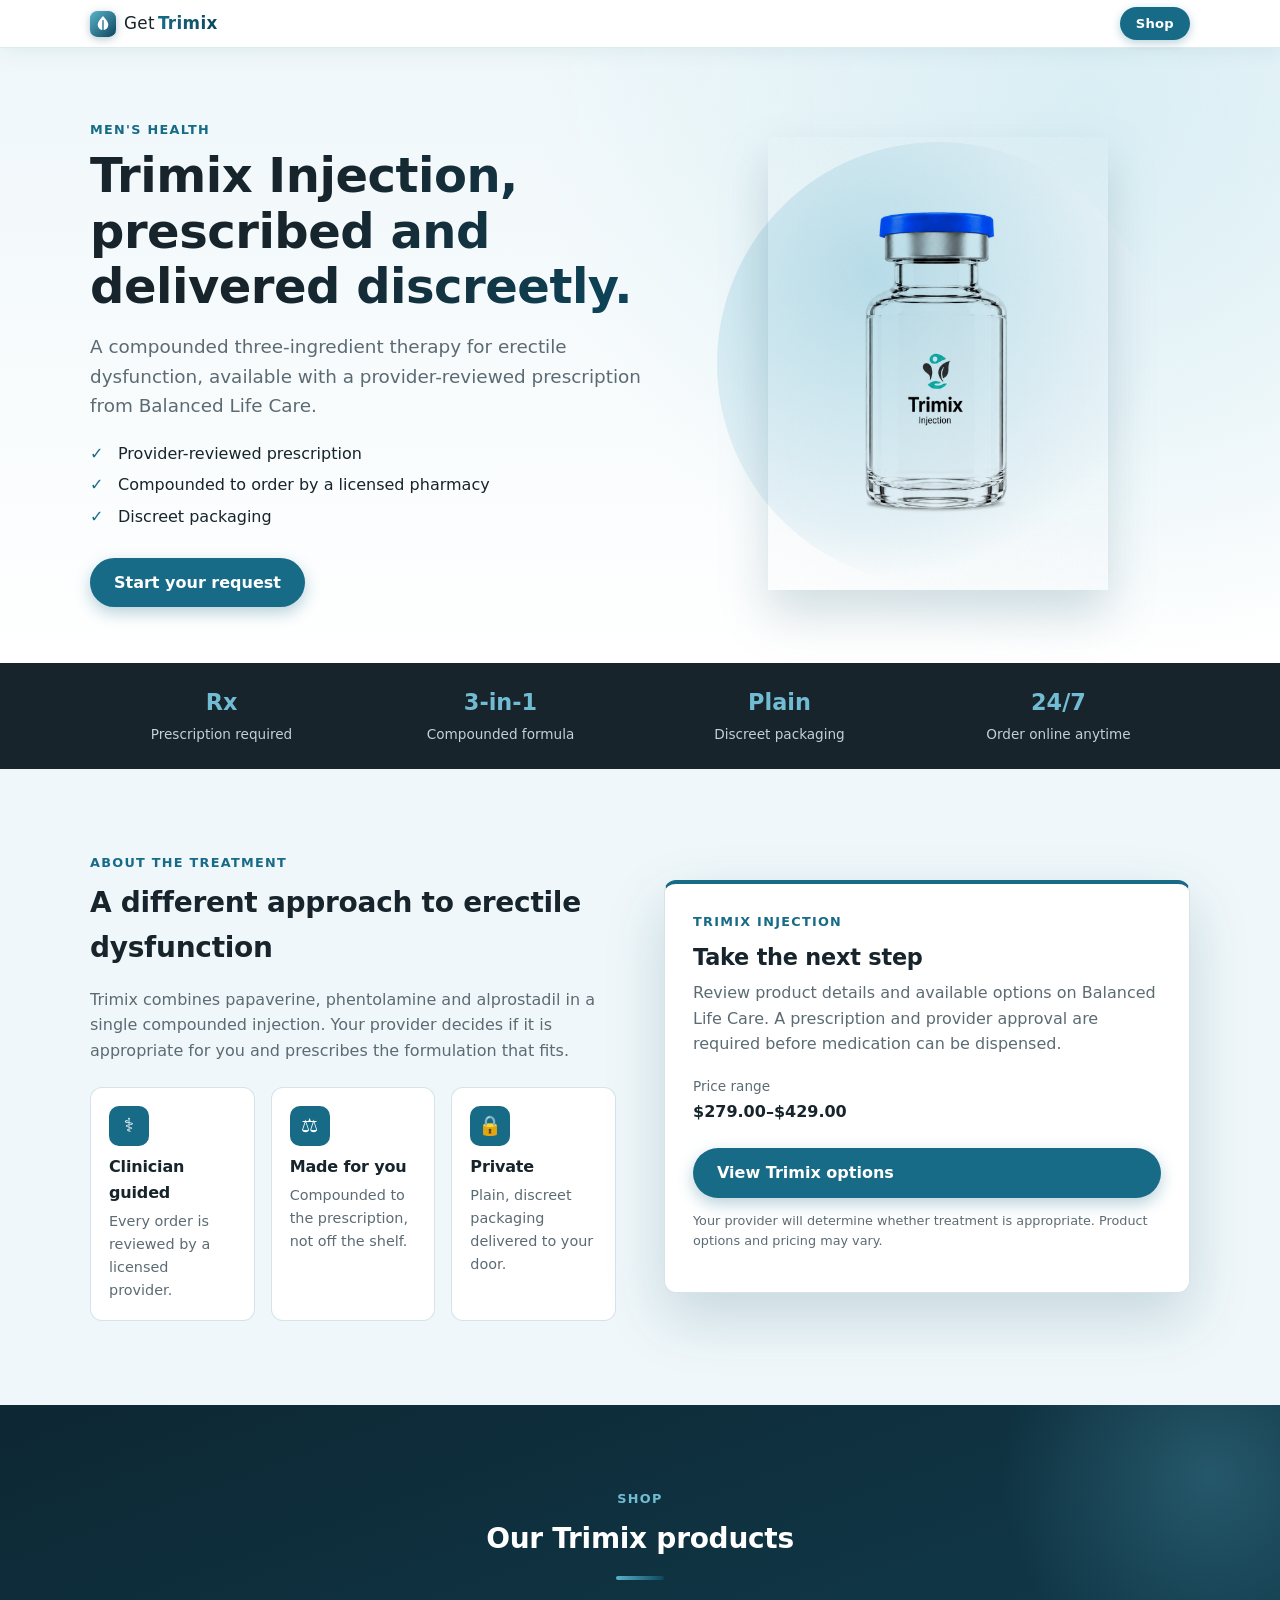
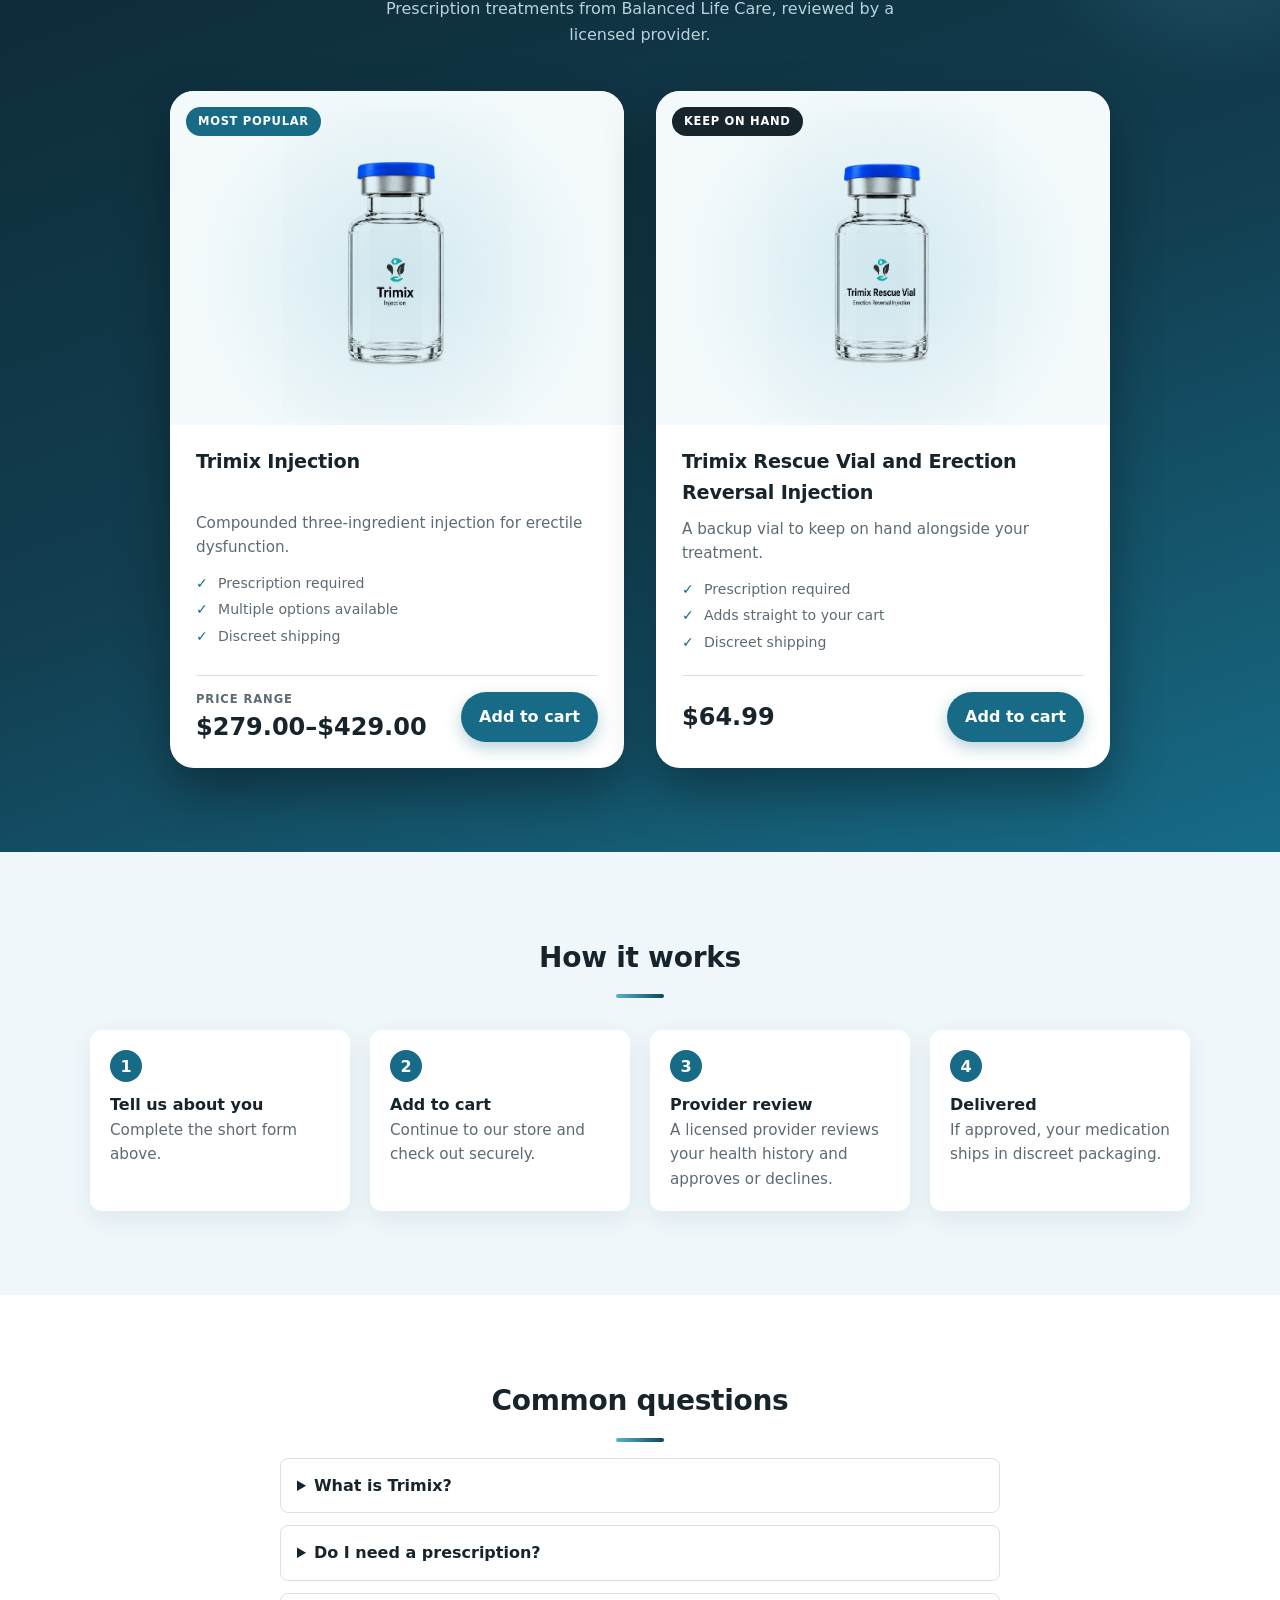
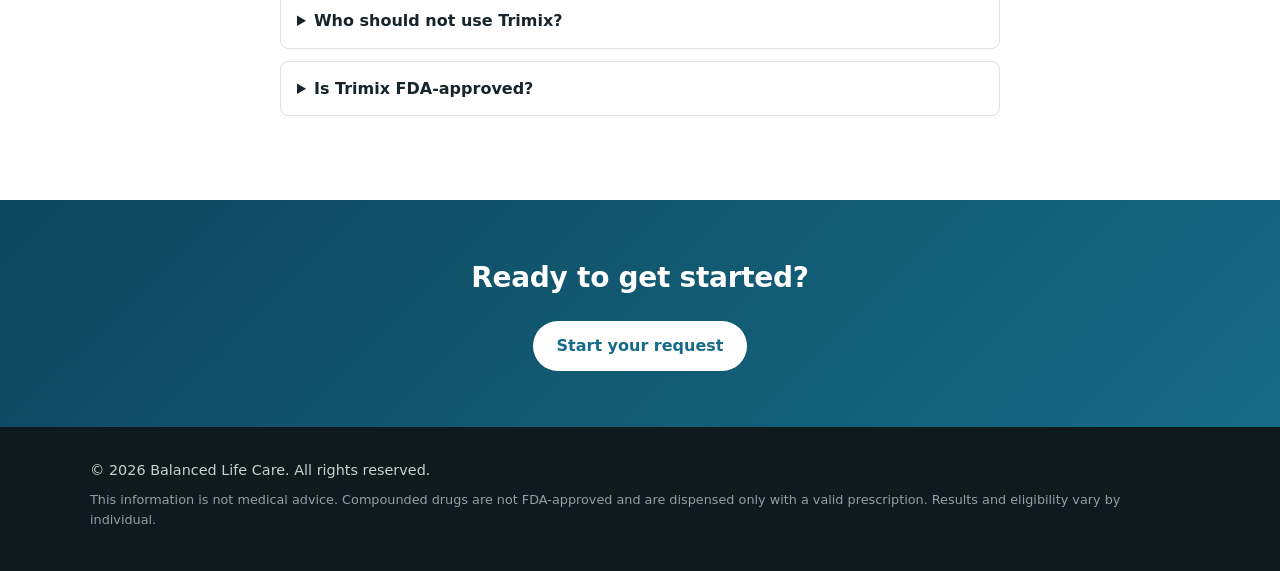
<file: index.html>
<!DOCTYPE html>
<html lang="en">
<head>
  <meta charset="UTF-8">
  <meta name="viewport" content="width=device-width, initial-scale=1">
  <title>Get Trimix | Trimix Injection</title>
  <meta name="description" content="Prescription Trimix injection from Balanced Life Care. Start your request online, then continue to checkout.">
  <link rel="stylesheet" href="assets/trimix/css/style.css">
  <link rel="icon" type="image/svg+xml" href="assets/trimix/img/fav-icon.svg">
  <!-- Google tag (gtag.js) -->
<script async src="https://www.googletagmanager.com/gtag/js?id=G-DZF03MVBHT"></script>
<script>
  window.dataLayer = window.dataLayer || [];
  function gtag(){dataLayer.push(arguments);}
  gtag('js', new Date());

  gtag('config', 'G-DZF03MVBHT');
</script>
</head>
<body>
  <header class="site-header">
    <div class="container header-inner">
      <a class="brand" href="trimix.html" aria-label="Get Trimix home">
        <svg class="brand-mark" viewBox="0 0 32 32" width="26" height="26" aria-hidden="true">
  <defs>
    <linearGradient id="bg" x1="0" y1="0" x2="1" y2="1">
      <stop offset="0" stop-color="#5BB2CC"/>
      <stop offset="1" stop-color="#0D465C"/>
    </linearGradient>
  </defs>
  <rect width="32" height="32" rx="9" fill="url(#bg)"/>
  <path d="M16 6c4.5 5 6.5 8 6.5 11a6.5 6.5 0 0 1-13 0c0-3 2-6 6.5-11z" fill="#fff"/>
  <path d="M16 12v11" stroke="#176B87" stroke-width="1.6" stroke-linecap="round"/>
  </svg>
        <span class="brand-text">Get<b>Trimix</b></span>
      </a>
      <a class="btn btn-small btn-pill" href="https://balancedlife-care.com/product/trimix-injection/">Shop</a>
    </div>
  </header>

  <main>
    <section class="hero">
      <div class="container hero-inner">
        <div class="hero-copy">
          <p class="eyebrow">Men's Health</p>
          <h1>Trimix Injection, prescribed and delivered discreetly.</h1>
          <p class="lead">A compounded three-ingredient therapy for erectile dysfunction, available with a provider-reviewed prescription from Balanced Life Care.</p>
          <ul class="checks">
            <li>Provider-reviewed prescription</li>
            <li>Compounded to order by a licensed pharmacy</li>
            <li>Discreet packaging</li>
          </ul>
          <a class="btn" href="https://balancedlife-care.com/product/trimix-injection/">Start your request</a>
        </div>

        <div class="hero-media">
          <div class="hero-glow"></div>
          <img src="assets/trimix/img/trimix-injection.png" alt="Vial of Trimix Injection by Balanced Life Care" width="1086" height="1448" fetchpriority="high">
        </div>
      </div>
    </section>


    <section class="trust">
      <div class="container trust-inner">
        <div><strong>Rx</strong><span>Prescription required</span></div>
        <div><strong>3-in-1</strong><span>Compounded formula</span></div>
        <div><strong>Plain</strong><span>Discreet packaging</span></div>
        <div><strong>24/7</strong><span>Order online anytime</span></div>
      </div>
    </section>

    <section class="section alt" id="treatment">
      <div class="container about" id="about">
        <div>
          <p class="eyebrow">About the treatment</p>
          <h2>A different approach to erectile dysfunction</h2>
          <p class="muted">Trimix combines papaverine, phentolamine and alprostadil in a single compounded injection. Your provider decides if it is appropriate for you and prescribes the formulation that fits.</p>
          <div class="features">
            <div class="feature"><span class="icon">&#9877;</span><h3>Clinician guided</h3><p>Every order is reviewed by a licensed provider.</p></div>
            <div class="feature"><span class="icon">&#9878;</span><h3>Made for you</h3><p>Compounded to the prescription, not off the shelf.</p></div>
            <div class="feature"><span class="icon">&#128274;</span><h3>Private</h3><p>Plain, discreet packaging delivered to your door.</p></div>
          </div>
        </div>
        <article class="card form">
          <p class="eyebrow">Trimix Injection</p>
          <h2 id="start">Take the next step</h2>
          <p class="muted">Review product details and available options on Balanced Life Care. A prescription and provider approval are required before medication can be dispensed.</p>
          <p class="price"><span>Price range</span><br><strong>$279.00–$429.00</strong></p>
          <a class="btn btn-block" href="https://balancedlife-care.com/product/trimix-injection/">View Trimix options</a>
          <p class="fineprint">Your provider will determine whether treatment is appropriate. Product options and pricing may vary.</p>
        </article>
      </div>
    </section>

    <section class="section products" id="products">
      <div class="container">
        <p class="eyebrow center">Shop</p>
        <h2 class="center">Our Trimix products</h2>
        <p class="section-sub center">Prescription treatments from Balanced Life Care, reviewed by a licensed provider.</p>
        <div class="product-grid">
          <article class="product">
            <span class="tag">Most popular</span>
            <div class="product-img"><img src="assets/trimix/img/trimix-injection.png" alt="Trimix Injection vial" loading="lazy" width="1086" height="1448"></div>
            <div class="product-body">
              <h3>Trimix Injection</h3>
              <p>Compounded three-ingredient injection for erectile dysfunction.</p>
              <ul class="mini-list"><li>Prescription required</li><li>Multiple options available</li><li>Discreet shipping</li></ul>
              <div class="buy">
                <p class="price"><span>Price range</span> $279.00–$429.00</p>
                <a class="btn" href="https://balancedlife-care.com/product/trimix-injection/">Add to cart</a>
              </div>
            </div>
          </article>
          <article class="product">
            <span class="tag tag-alt">Keep on hand</span>
            <div class="product-img"><img src="assets/trimix/img/trimix-rescue-vial.png" alt="Trimix Rescue Vial and Erection Reversal Injection vial" loading="lazy" width="1086" height="1448"></div>
            <div class="product-body">
              <h3>Trimix Rescue Vial and Erection Reversal Injection</h3>
              <p>A backup vial to keep on hand alongside your treatment.</p>
              <ul class="mini-list"><li>Prescription required</li><li>Adds straight to your cart</li><li>Discreet shipping</li></ul>
              <div class="buy">
                <p class="price">$64.99</p>
                <a class="btn" href="https://balancedlife-care.com/product/trimix-injection/">Add to cart</a>
              </div>
            </div>
          </article>
        </div>
      </div>
    </section>

    <section class="section alt">
      <div class="container">
        <h2 class="center">How it works</h2>
        <ol class="steps">
          <li><strong>Tell us about you</strong><span>Complete the short form above.</span></li>
          <li><strong>Add to cart</strong><span>Continue to our store and check out securely.</span></li>
          <li><strong>Provider review</strong><span>A licensed provider reviews your health history and approves or declines.</span></li>
          <li><strong>Delivered</strong><span>If approved, your medication ships in discreet packaging.</span></li>
        </ol>
      </div>
    </section>

    <section class="section">
      <div class="container narrow">
        <h2 class="center">Common questions</h2>
        <details><summary>What is Trimix?</summary><p>Trimix is a compounded injectable combining three medications (papaverine, phentolamine and alprostadil) used to treat erectile dysfunction.</p></details>
        <details><summary>Do I need a prescription?</summary><p>Yes. A licensed provider must review your information and approve treatment before anything is dispensed.</p></details>
        <details><summary>Who should not use Trimix?</summary><p>Trimix is not right for everyone. Your provider will review your history, current medications and conditions to determine whether it is safe for you.</p></details>
        <details><summary>Is Trimix FDA-approved?</summary><p>Compounded medications are not FDA-approved. They are prepared by a licensed pharmacy based on a prescription.</p></details>
      </div>
    </section>

    <section class="cta">
      <div class="container center">
        <h2>Ready to get started?</h2>
        <a class="btn btn-light" href="https://balancedlife-care.com/product/trimix-injection/">Start your request</a>
      </div>
    </section>
  </main>

  <footer class="site-footer">
    <div class="container">
      <p>&copy; <span id="year"></span> Balanced Life Care. All rights reserved.</p>
      <p class="fineprint">This information is not medical advice. Compounded drugs are not FDA-approved and are dispensed only with a valid prescription. Results and eligibility vary by individual.</p>
    </div>
  </footer>

  <script>document.getElementById('year').textContent = new Date().getFullYear();</script>
</body>
</html>
</file>
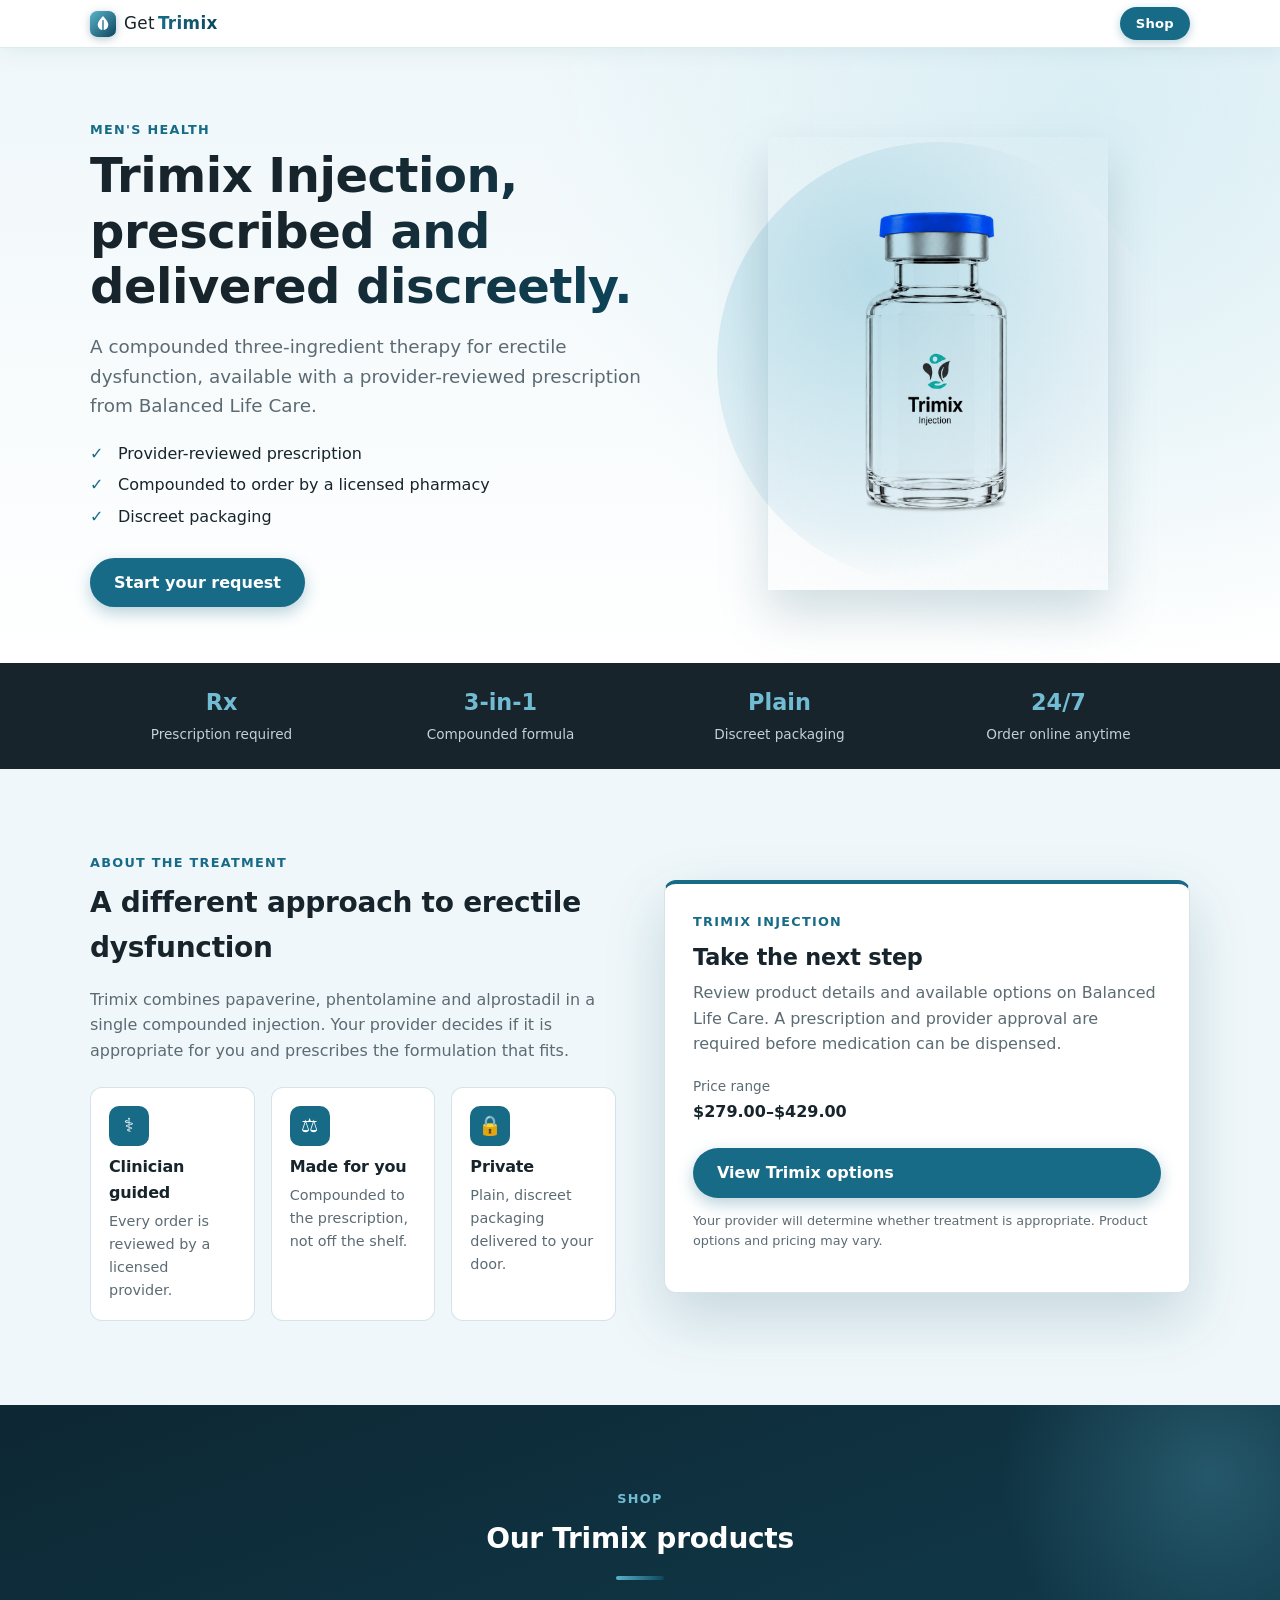
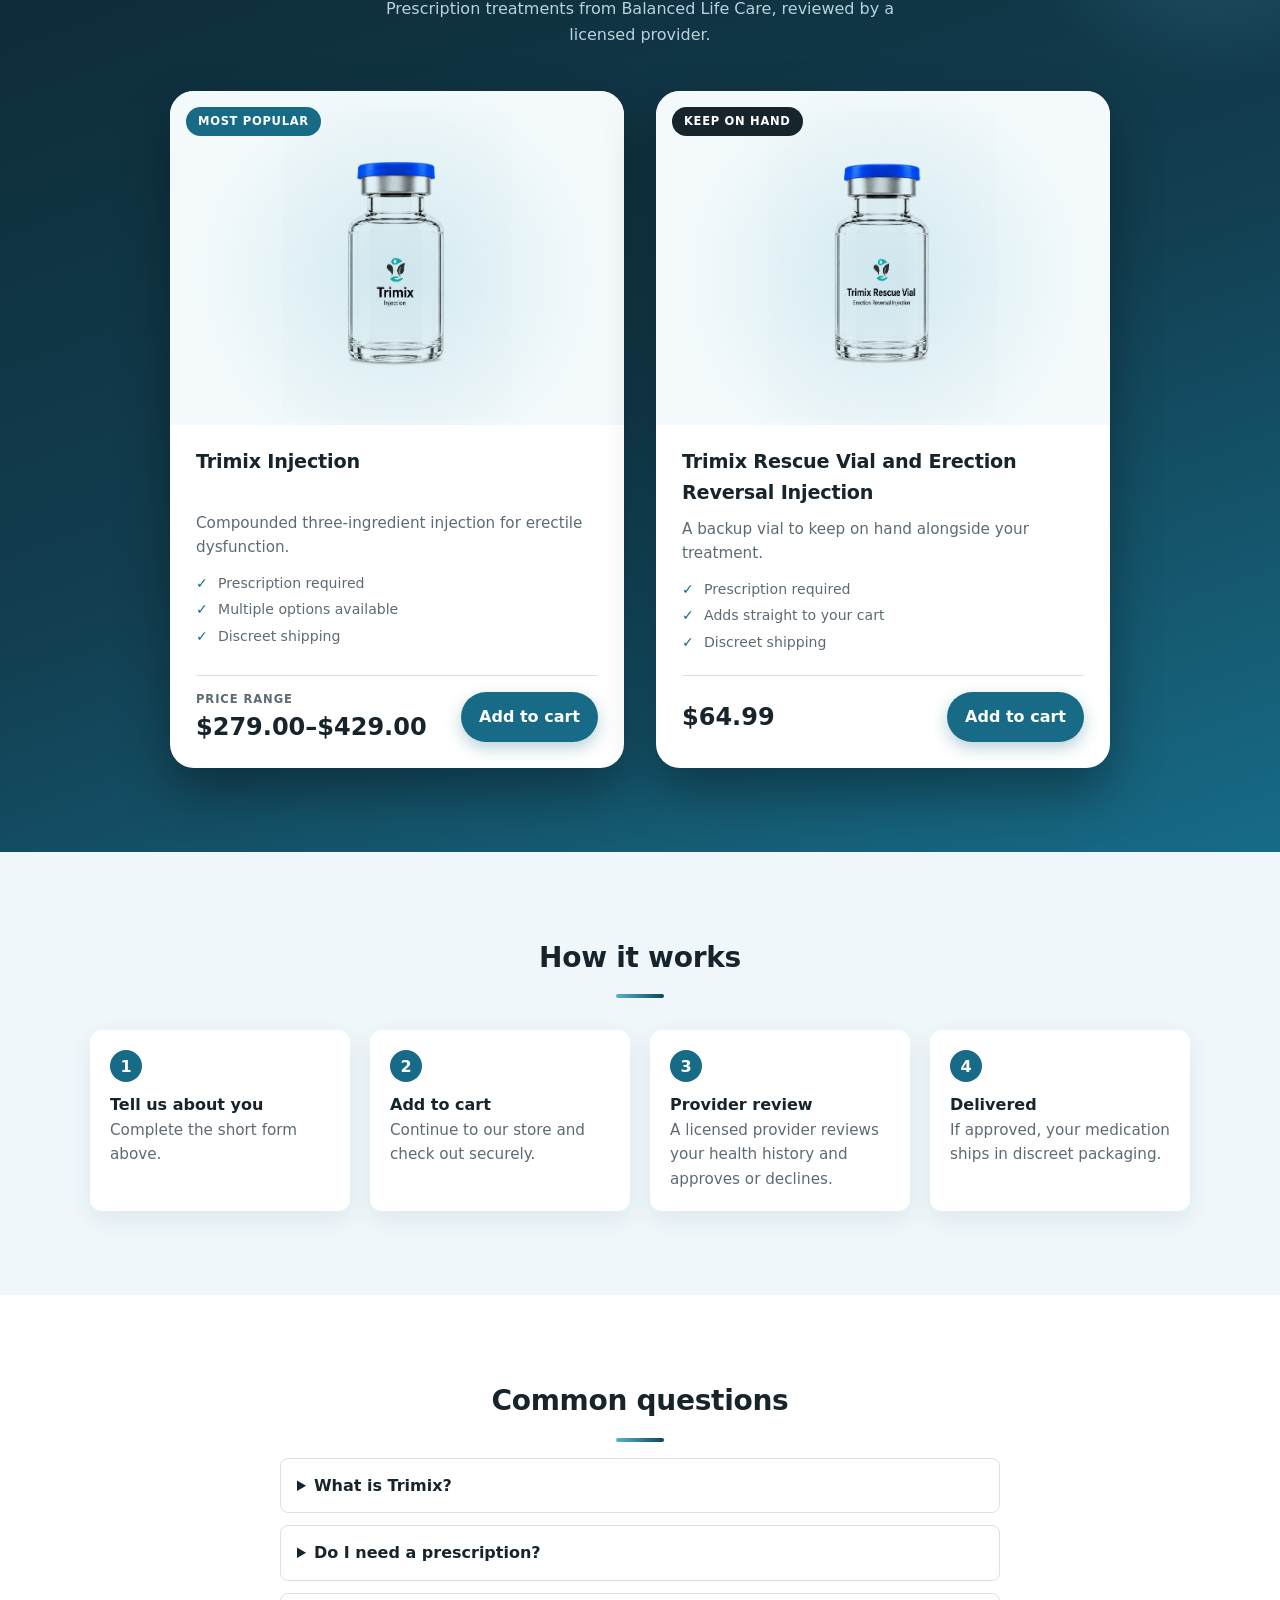
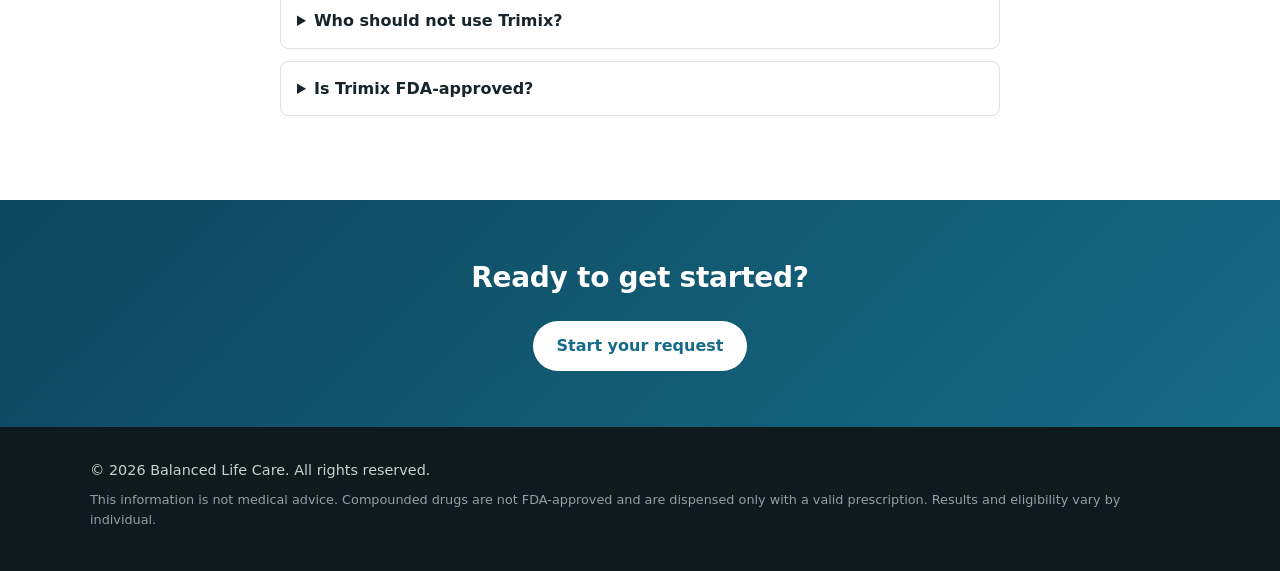
<file: trimix.html>
<!DOCTYPE html>
<html lang="en">
<head>
  <meta charset="UTF-8">
  <meta name="viewport" content="width=device-width, initial-scale=1">
  <title>Get Trimix | Trimix Injection</title>
  <meta name="description" content="Prescription Trimix injection from Balanced Life Care. Start your request online, then continue to checkout.">
  <link rel="stylesheet" href="assets/trimix/css/style.css">
  <!-- Google tag (gtag.js) -->
<script async src="https://www.googletagmanager.com/gtag/js?id=G-DZF03MVBHT"></script>
<script>
  window.dataLayer = window.dataLayer || [];
  function gtag(){dataLayer.push(arguments);}
  gtag('js', new Date());

  gtag('config', 'G-DZF03MVBHT');
</script>

</head>
<body>
  <header class="site-header">
    <div class="container header-inner">
      <a class="brand" href="trimix.html" aria-label="Get Trimix home">
        <svg class="brand-mark" viewBox="0 0 32 32" width="26" height="26" aria-hidden="true">
  <defs>
    <linearGradient id="bg" x1="0" y1="0" x2="1" y2="1">
      <stop offset="0" stop-color="#5BB2CC"/>
      <stop offset="1" stop-color="#0D465C"/>
    </linearGradient>
  </defs>
  <rect width="32" height="32" rx="9" fill="url(#bg)"/>
  <path d="M16 6c4.5 5 6.5 8 6.5 11a6.5 6.5 0 0 1-13 0c0-3 2-6 6.5-11z" fill="#fff"/>
  <path d="M16 12v11" stroke="#176B87" stroke-width="1.6" stroke-linecap="round"/>
  </svg>
        <span class="brand-text">Get<b>Trimix</b></span>
      </a>
      <a class="btn btn-small btn-pill" href="https://balancedlife-care.com/product/trimix-injection/">Shop</a>
    </div>
  </header>

  <main>
    <section class="hero">
      <div class="container hero-inner">
        <div class="hero-copy">
          <p class="eyebrow">Men's Health</p>
          <h1>Trimix Injection, prescribed and delivered discreetly.</h1>
          <p class="lead">A compounded three-ingredient therapy for erectile dysfunction, available with a provider-reviewed prescription from Balanced Life Care.</p>
          <ul class="checks">
            <li>Provider-reviewed prescription</li>
            <li>Compounded to order by a licensed pharmacy</li>
            <li>Discreet packaging</li>
          </ul>
          <a class="btn" href="https://balancedlife-care.com/product/trimix-injection/">Start your request</a>
        </div>

        <div class="hero-media">
          <div class="hero-glow"></div>
          <img src="assets/trimix/img/trimix-injection.png" alt="Vial of Trimix Injection by Balanced Life Care" width="1086" height="1448" fetchpriority="high">
        </div>
      </div>
    </section>


    <section class="trust">
      <div class="container trust-inner">
        <div><strong>Rx</strong><span>Prescription required</span></div>
        <div><strong>3-in-1</strong><span>Compounded formula</span></div>
        <div><strong>Plain</strong><span>Discreet packaging</span></div>
        <div><strong>24/7</strong><span>Order online anytime</span></div>
      </div>
    </section>

    <section class="section alt" id="treatment">
      <div class="container about" id="about">
        <div>
          <p class="eyebrow">About the treatment</p>
          <h2>A different approach to erectile dysfunction</h2>
          <p class="muted">Trimix combines papaverine, phentolamine and alprostadil in a single compounded injection. Your provider decides if it is appropriate for you and prescribes the formulation that fits.</p>
          <div class="features">
            <div class="feature"><span class="icon">&#9877;</span><h3>Clinician guided</h3><p>Every order is reviewed by a licensed provider.</p></div>
            <div class="feature"><span class="icon">&#9878;</span><h3>Made for you</h3><p>Compounded to the prescription, not off the shelf.</p></div>
            <div class="feature"><span class="icon">&#128274;</span><h3>Private</h3><p>Plain, discreet packaging delivered to your door.</p></div>
          </div>
        </div>
        <article class="card form">
          <p class="eyebrow">Trimix Injection</p>
          <h2 id="start">Take the next step</h2>
          <p class="muted">Review product details and available options on Balanced Life Care. A prescription and provider approval are required before medication can be dispensed.</p>
          <p class="price"><span>Price range</span><br><strong>$279.00–$429.00</strong></p>
          <a class="btn btn-block" href="https://balancedlife-care.com/product/trimix-injection/">View Trimix options</a>
          <p class="fineprint">Your provider will determine whether treatment is appropriate. Product options and pricing may vary.</p>
        </article>
      </div>
    </section>

    <section class="section products" id="products">
      <div class="container">
        <p class="eyebrow center">Shop</p>
        <h2 class="center">Our Trimix products</h2>
        <p class="section-sub center">Prescription treatments from Balanced Life Care, reviewed by a licensed provider.</p>
        <div class="product-grid">
          <article class="product">
            <span class="tag">Most popular</span>
            <div class="product-img"><img src="assets/trimix/img/trimix-injection.png" alt="Trimix Injection vial" loading="lazy" width="1086" height="1448"></div>
            <div class="product-body">
              <h3>Trimix Injection</h3>
              <p>Compounded three-ingredient injection for erectile dysfunction.</p>
              <ul class="mini-list"><li>Prescription required</li><li>Multiple options available</li><li>Discreet shipping</li></ul>
              <div class="buy">
                <p class="price"><span>Price range</span> $279.00–$429.00</p>
                <a class="btn" href="https://balancedlife-care.com/product/trimix-injection/">Add to cart</a>
              </div>
            </div>
          </article>
          <article class="product">
            <span class="tag tag-alt">Keep on hand</span>
            <div class="product-img"><img src="assets/trimix/img/trimix-rescue-vial.png" alt="Trimix Rescue Vial and Erection Reversal Injection vial" loading="lazy" width="1086" height="1448"></div>
            <div class="product-body">
              <h3>Trimix Rescue Vial and Erection Reversal Injection</h3>
              <p>A backup vial to keep on hand alongside your treatment.</p>
              <ul class="mini-list"><li>Prescription required</li><li>Adds straight to your cart</li><li>Discreet shipping</li></ul>
              <div class="buy">
                <p class="price">$64.99</p>
                <a class="btn" href="https://balancedlife-care.com/product/trimix-injection/">Add to cart</a>
              </div>
            </div>
          </article>
        </div>
      </div>
    </section>

    <section class="section alt">
      <div class="container">
        <h2 class="center">How it works</h2>
        <ol class="steps">
          <li><strong>Tell us about you</strong><span>Complete the short form above.</span></li>
          <li><strong>Add to cart</strong><span>Continue to our store and check out securely.</span></li>
          <li><strong>Provider review</strong><span>A licensed provider reviews your health history and approves or declines.</span></li>
          <li><strong>Delivered</strong><span>If approved, your medication ships in discreet packaging.</span></li>
        </ol>
      </div>
    </section>

    <section class="section">
      <div class="container narrow">
        <h2 class="center">Common questions</h2>
        <details><summary>What is Trimix?</summary><p>Trimix is a compounded injectable combining three medications (papaverine, phentolamine and alprostadil) used to treat erectile dysfunction.</p></details>
        <details><summary>Do I need a prescription?</summary><p>Yes. A licensed provider must review your information and approve treatment before anything is dispensed.</p></details>
        <details><summary>Who should not use Trimix?</summary><p>Trimix is not right for everyone. Your provider will review your history, current medications and conditions to determine whether it is safe for you.</p></details>
        <details><summary>Is Trimix FDA-approved?</summary><p>Compounded medications are not FDA-approved. They are prepared by a licensed pharmacy based on a prescription.</p></details>
      </div>
    </section>

    <section class="cta">
      <div class="container center">
        <h2>Ready to get started?</h2>
        <a class="btn btn-light" href="https://balancedlife-care.com/product/trimix-injection/">Start your request</a>
      </div>
    </section>
  </main>

  <footer class="site-footer">
    <div class="container">
      <p>&copy; <span id="year"></span> Balanced Life Care. All rights reserved.</p>
      <p class="fineprint">This information is not medical advice. Compounded drugs are not FDA-approved and are dispensed only with a valid prescription. Results and eligibility vary by individual.</p>
    </div>
  </footer>

  <script>document.getElementById('year').textContent = new Date().getFullYear();</script>
</body>
</html>
</file>
<file: assets/trimix/css/style.css>
:root {
  --ink: #17242b;
  --muted: #5c6b73;
  --brand: #176B87;
  --brand-dark: #0D465C;
  --bg: #ffffff;
  --alt: #EFF7FA;
  --line: #D9E3E7;
  --danger: #b3261e;
  --radius: 12px;
}

* { box-sizing: border-box; }
html { scroll-behavior: smooth; }

body {
  margin: 0;
  font-family: system-ui, -apple-system, "Segoe UI", Roboto, sans-serif;
  color: var(--ink);
  background: var(--bg);
  line-height: 1.6;
}

.container {
  width: min(1100px, 100% - 32px);
  margin-inline: auto;
}

.narrow {
  width: min(720px, 100% - 32px);
}

.center {
  text-align: center;
}

.site-header {
  border-bottom: 1px solid var(--line);
  background: #fff;
  position: sticky;
  top: 0;
  z-index: 10;
}

.header-inner {
  display: flex;
  align-items: center;
  justify-content: space-between;
  padding: 12px 0;
}

.brand {
  font-weight: 700;
  color: var(--brand);
  text-decoration: none;
  font-size: 1.1rem;
}

.btn {
  display: inline-block;
  border: 0;
  cursor: pointer;
  text-decoration: none;
  background: var(--brand);
  color: #fff;
  font: inherit;
  font-weight: 600;
  padding: 12px 24px;
  border-radius: 999px;
  transition: background .15s;
}

.btn:hover {
  background: var(--brand-dark);
}

.btn-small {
  padding: 8px 18px;
  font-size: .9rem;
}

.btn-block {
  width: 100%;
  margin-top: 8px;
}

.btn-light {
  background: #fff;
  color: var(--brand);
}

.btn-light:hover {
  background: var(--alt);
}

.hero {
  background: linear-gradient(180deg, var(--alt), #fff);
  padding: 56px 0;
}

.hero-inner {
  display: grid;
  gap: 40px;
  grid-template-columns: 1.1fr .9fr;
  align-items: start;
}

.eyebrow {
  text-transform: uppercase;
  letter-spacing: .1em;
  font-size: .8rem;
  color: var(--brand);
  font-weight: 700;
  margin: 0 0 8px;
}

h1 {
  font-size: clamp(2rem, 4.5vw, 3rem);
  line-height: 1.15;
  margin: 0 0 16px;
}

h2 {
  font-size: 1.75rem;
  margin: 0 0 16px;
}

.lead {
  font-size: 1.15rem;
  color: var(--muted);
}

.checks {
  list-style: none;
  padding: 0;
  margin: 20px 0 28px;
}

.checks li {
  padding-left: 28px;
  position: relative;
  margin-bottom: 6px;
}

.checks li::before {
  content: "✓";
  position: absolute;
  left: 0;
  color: var(--brand);
  font-weight: 700;
}

.card {
  background: #fff;
  border: 1px solid var(--line);
  border-radius: var(--radius);
  padding: 28px;
  box-shadow: 0 8px 24px rgba(23, 36, 43, .08);
}

.form h2 {
  font-size: 1.4rem;
  margin-bottom: 4px;
  scroll-margin-top: 100px;
}

.muted {
  color: var(--muted);
  margin-top: 0;
}

.form label {
  display: block;
  font-weight: 600;
  font-size: .9rem;
  margin: 14px 0 4px;
}

.optional {
  font-weight: 400;
  color: var(--muted);
}

.form input[type="text"],
.form input[type="email"],
.form input[type="tel"],
.form input[type="number"],
.form select {
  width: 100%;
  padding: 11px 12px;
  font: inherit;
  border: 1px solid var(--line);
  border-radius: 8px;
  background: #fff;
}

.form input:focus,
.form select:focus {
  outline: 2px solid var(--brand);
  outline-offset: 1px;
}

.form .invalid {
  border-color: var(--danger);
}

.form label.check {
  display: flex;
  gap: 10px;
  align-items: flex-start;
  font-weight: 400;
  margin-top: 18px;
}

.check input {
  margin-top: 5px;
}

.error {
  color: var(--danger);
  font-size: .9rem;
  margin: 12px 0 0;
}

.fineprint {
  font-size: .8rem;
  color: var(--muted);
}

.section {
  padding: 64px 0;
}

.section.alt {
  background: var(--alt);
}

.steps {
  list-style: none;
  counter-reset: s;
  display: grid;
  grid-template-columns: repeat(4, 1fr);
  gap: 20px;
  padding: 0;
  margin: 32px 0 0;
}

.steps li {
  counter-increment: s;
  background: #fff;
  border: 1px solid var(--line);
  border-radius: var(--radius);
  padding: 20px;
}

.steps li::before {
  content: counter(s);
  display: grid;
  place-items: center;
  width: 32px;
  height: 32px;
  border-radius: 50%;
  background: var(--brand);
  color: #fff;
  font-weight: 700;
  margin-bottom: 10px;
}

.steps strong,
.steps span {
  display: block;
}

.steps span {
  color: var(--muted);
  font-size: .95rem;
}

details {
  background: #fff;
  border: 1px solid var(--line);
  border-radius: 8px;
  padding: 14px 16px;
  margin-top: 12px;
}

summary {
  cursor: pointer;
  font-weight: 600;
}

details p {
  margin: 10px 0 0;
  color: var(--muted);
}

.cta {
  background: var(--brand);
  color: #fff;
  padding: 56px 0;
}

.cta h2 {
  margin-bottom: 20px;
}

.site-footer {
  padding: 32px 0;
  background: #0f1a1f;
  color: #c5d0d4;
  font-size: .9rem;
}

.site-footer p {
  margin: 0 0 8px;
}

.site-footer .fineprint {
  color: #8fa0a6;
}


/* --- Visual refresh --- */

:root {
  --brand: #176B87;
  --brand-dark: #0D465C;
  --alt: #EFF7FA;
}

.btn {
  box-shadow: 0 6px 16px rgba(23, 107, 135, .3);
}

.btn-light {
  box-shadow: none;
}

.hero {
  padding: 72px 0 56px;
  overflow: hidden;
}

.hero-inner {
  grid-template-columns: 1.05fr .95fr;
  align-items: center;
}

.hero-media {
  position: relative;
  display: grid;
  place-items: center;
}

.hero-glow {
  position: absolute;
  width: 88%;
  aspect-ratio: 1;
  border-radius: 50%;
  background: radial-gradient(
    circle at 35% 30%,
    #B8DDE9,
    #E5F2F7 60%,
    transparent 72%
  );
}

.hero-media img {
  position: relative;
  width: min(340px, 78%);
  height: auto;
  mix-blend-mode: multiply;
  filter: drop-shadow(
    0 24px 24px rgba(13, 70, 92, .18)
  );
}

.badge {
  position: absolute;
  background: #fff;
  border: 1px solid var(--line);
  border-radius: 999px;
  padding: 8px 16px;
  font-size: .85rem;
  font-weight: 600;
  box-shadow: 0 6px 18px rgba(23, 36, 43, .1);
}

.badge::before {
  content: "●";
  color: var(--brand);
  margin-right: 6px;
}

.badge-a {
  top: 14%;
  left: 2%;
}

.badge-b {
  bottom: 14%;
  right: 2%;
}

.trust {
  background: var(--ink);
  color: #fff;
}

.trust-inner {
  display: grid;
  grid-template-columns: repeat(4, 1fr);
  gap: 16px;
  padding: 22px 0;
  text-align: center;
}

.trust strong {
  display: block;
  font-size: 1.4rem;
  color: #72BCD3;
}

.trust span {
  font-size: .85rem;
  color: #c5d0d4;
}

.about {
  display: grid;
  grid-template-columns: 1fr 1fr;
  gap: 48px;
  align-items: center;
}

.about-img {
  background: linear-gradient(160deg, #E5F2F7, #fff);
  border-radius: 24px;
  padding: 24px;
  text-align: center;
}

.about-img img {
  width: min(300px, 100%);
  height: auto;
  mix-blend-mode: multiply;
}

.features {
  display: grid;
  grid-template-columns: repeat(3, 1fr);
  gap: 16px;
  margin-top: 24px;
}

.feature {
  background: var(--alt);
  border-radius: var(--radius);
  padding: 18px;
}

.feature h3 {
  margin: 8px 0 4px;
  font-size: 1rem;
}

.feature p {
  margin: 0;
  font-size: .9rem;
  color: var(--muted);
}

.icon {
  display: grid;
  place-items: center;
  width: 40px;
  height: 40px;
  border-radius: 10px;
  background: var(--brand);
  color: #fff;
  font-size: 1.2rem;
}

.form-section {
  background: linear-gradient(180deg, #fff, var(--alt));
}

.form-section .form {
  max-width: 560px;
  margin-inline: auto;
}

.card {
  box-shadow: 0 16px 40px rgba(13, 70, 92, .12);
}


/* --- Compact header --- */

.site-header {
  background: rgba(255, 255, 255, .82);
  backdrop-filter: blur(10px);
  -webkit-backdrop-filter: blur(10px);
  border-bottom: 1px solid rgba(23, 107, 135, .15);
  box-shadow: 0 4px 20px rgba(13, 70, 92, .06);
}

.header-inner {
  padding: 7px 0;
}

.brand {
  display: inline-flex;
  align-items: center;
  gap: 8px;
}

.brand-mark {
  display: block;
  filter: drop-shadow(
    0 2px 4px rgba(13, 70, 92, .3)
  );
}

.brand-text {
  font-size: 1.05rem;
  font-weight: 500;
  letter-spacing: .02em;
  color: var(--ink);
  line-height: 1;
}

.brand-text b {
  margin-left: 3px;
  font-weight: 800;
  background: linear-gradient(
    90deg,
    #176B87,
    #0D465C
  );
  -webkit-background-clip: text;
  background-clip: text;
  color: transparent;
}

.btn-pill {
  padding: 6px 16px;
  font-size: .82rem;
  letter-spacing: .02em;
  box-shadow: 0 3px 10px rgba(23, 107, 135, .3);
}


/* --- Products --- */

.product-grid {
  display: grid;
  grid-template-columns: repeat(2, 1fr);
  gap: 28px;
  margin-top: 32px;
  max-width: 860px;
  margin-inline: auto;
}

.product {
  background: #fff;
  border: 1px solid var(--line);
  border-radius: 20px;
  overflow: hidden;
  display: flex;
  flex-direction: column;
  box-shadow: 0 10px 30px rgba(13, 70, 92, .08);
  transition: transform .2s, box-shadow .2s;
}

.product:hover {
  transform: translateY(-4px);
  box-shadow: 0 16px 36px rgba(13, 70, 92, .16);
}

.product-img {
  background: linear-gradient(160deg, #E5F2F7, #fff);
  padding: 8px 16px;
  text-align: center;
}

.product-img img {
  width: min(240px, 80%);
  height: auto;
  mix-blend-mode: multiply;
}

.product-body {
  padding: 20px 24px 24px;
  display: flex;
  flex-direction: column;
  flex: 1;
}

.product-body h3 {
  margin: 0 0 8px;
  font-size: 1.15rem;
}

.product-body p {
  margin: 0 0 12px;
  color: var(--muted);
  font-size: .95rem;
}

.product-body .price {
  margin-top: auto;
  color: var(--ink);
  font-size: 1.5rem;
  font-weight: 800;
}

.price span {
  font-size: .85rem;
  font-weight: 500;
  color: var(--muted);
  margin-right: 2px;
}


/* --- Professional polish --- */

h1,
h2,
h3 {
  letter-spacing: -.01em;
}

h2.center::after {
  content: "";
  display: block;
  width: 48px;
  height: 4px;
  border-radius: 4px;
  margin: 14px auto 0;
  background: linear-gradient(
    90deg,
    #5BB2CC,
    var(--brand-dark)
  );
}

.eyebrow.center {
  text-align: center;
}

.section-sub {
  max-width: 560px;
  margin: 16px auto 0;
  color: var(--muted);
}

.section {
  padding: 84px 0;
}

.hero {
  background:
    radial-gradient(
      circle at 85% 10%,
      #D9EEF4 0,
      transparent 45%
    ),
    linear-gradient(
      180deg,
      var(--alt),
      #fff
    );
}

.hero h1 {
  background: linear-gradient(
    120deg,
    var(--ink) 40%,
    var(--brand-dark)
  );
  -webkit-background-clip: text;
  background-clip: text;
  color: transparent;
}

.about .card {
  box-shadow: 0 24px 60px rgba(13, 70, 92, .18);
  border-top: 4px solid var(--brand);
}

.feature {
  border: 1px solid rgba(23, 107, 135, .18);
  background: #fff;
}


/* Products: dark showcase band */

.products {
  background: linear-gradient(
    160deg,
    #0D2733 0%,
    #123E50 55%,
    #176B87 100%
  );
  color: #fff;
  position: relative;
  overflow: hidden;
}

.products::before {
  content: "";
  position: absolute;
  top: -140px;
  right: -140px;
  width: 420px;
  height: 420px;
  border-radius: 50%;
  background: radial-gradient(
    circle,
    rgba(91, 178, 204, .28),
    transparent 70%
  );
}

.products .container {
  position: relative;
}

.products .eyebrow {
  color: #72BCD3;
}

.products .section-sub {
  color: #B9D3DD;
}

.product-grid {
  max-width: 940px;
  gap: 32px;
  margin-top: 44px;
}

.product {
  position: relative;
  border: 0;
  border-radius: 24px;
  box-shadow: 0 24px 50px rgba(0, 0, 0, .35);
  color: var(--ink);
}

.product:hover {
  transform: translateY(-6px);
  box-shadow: 0 30px 60px rgba(0, 0, 0, .45);
}

.tag {
  position: absolute;
  top: 16px;
  left: 16px;
  z-index: 1;
  background: var(--brand);
  color: #fff;
  font-size: .72rem;
  font-weight: 700;
  letter-spacing: .06em;
  text-transform: uppercase;
  padding: 5px 12px;
  border-radius: 999px;
}

.tag-alt {
  background: var(--ink);
}

.product-img {
  padding: 20px 16px 0;
  background: radial-gradient(
    circle at 50% 55%,
    #D3EBF2,
    #F4FAFC 70%
  );
}

.product-img img {
  width: min(230px, 72%);
}

.product-body {
  padding: 22px 26px 26px;
}

.product-body h3 {
  font-size: 1.2rem;
  min-height: 2.9em;
}

.mini-list {
  list-style: none;
  padding: 0;
  margin: 0 0 18px;
  font-size: .88rem;
  color: var(--muted);
}

.mini-list li {
  padding-left: 22px;
  position: relative;
  margin-bottom: 4px;
}

.mini-list li::before {
  content: "✓";
  position: absolute;
  left: 0;
  color: var(--brand);
  font-weight: 700;
}

.buy {
  display: flex;
  align-items: center;
  justify-content: space-between;
  gap: 12px;
  margin-top: auto;
  padding-top: 16px;
  border-top: 1px solid var(--line);
}

.buy .price {
  flex: 1 1 auto;
  min-width: 0;
  margin: 0;
  font-size: clamp(1.2rem, 2vw, 1.5rem);
  line-height: 1.25;
}

.buy .price span {
  display: block;
  margin: 0 0 5px;
  font-size: .72rem;
  font-weight: 700;
  letter-spacing: .08em;
  text-transform: uppercase;
}

.buy .btn {
  flex: 0 0 auto;
  white-space: nowrap;
  padding-inline: 18px;
}

.steps li {
  border: 0;
  box-shadow: 0 8px 24px rgba(13, 70, 92, .08);
}

details {
  transition: box-shadow .2s;
}

details[open] {
  box-shadow: 0 8px 24px rgba(13, 70, 92, .1);
  border-color: var(--brand);
}

.cta {
  background: linear-gradient(
    135deg,
    var(--brand-dark),
    var(--brand)
  );
}


/* --- Responsive --- */

@media (max-width: 860px) {
  .hero-inner {
    grid-template-columns: 1fr;
  }

  .steps {
    grid-template-columns: 1fr 1fr;
  }

  .hero {
    padding-top: 40px;
  }

  .about {
    grid-template-columns: 1fr;
    gap: 28px;
  }

  .features {
    grid-template-columns: 1fr;
  }

  .trust-inner {
    grid-template-columns: 1fr 1fr;
  }

  .hero-media {
    order: -1;
  }
}

@media (max-width: 700px) {
  .product-grid {
    grid-template-columns: 1fr;
  }

  .section {
    padding: 60px 0;
  }

  .product-body h3 {
    min-height: 0;
  }
}

@media (max-width: 480px) {
  .steps {
    grid-template-columns: 1fr;
  }

  .buy {
    align-items: stretch;
    flex-direction: column;
  }

  .buy .price {
    font-size: 1.4rem;
  }

  .buy .btn {
    width: 100%;
    text-align: center;
  }
}
</file>
